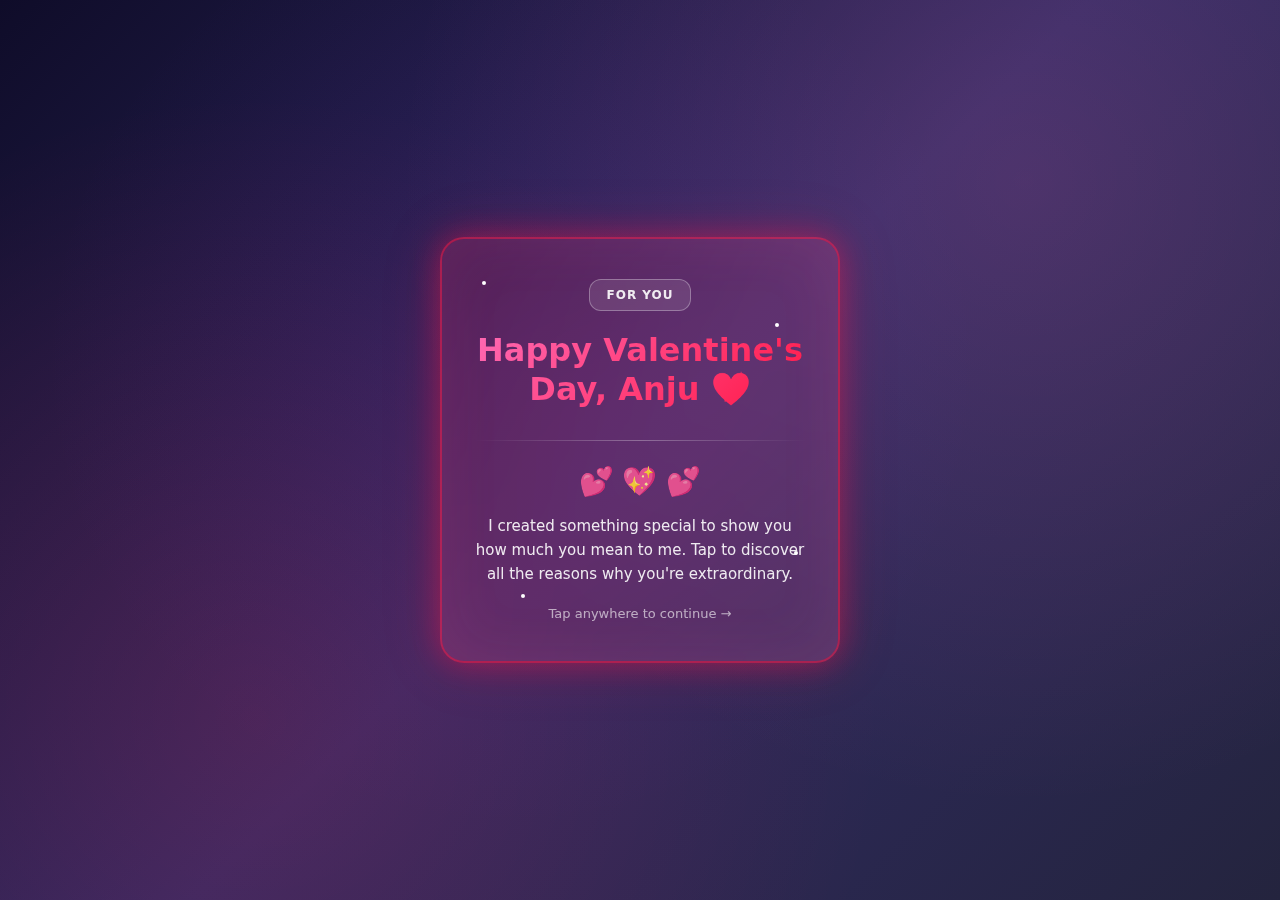
<file: index.html>
<!DOCTYPE html>
<html lang="en">
<head>
  <meta charset="UTF-8">
  <meta name="viewport" content="width=device-width, initial-scale=1.0">
  <title>Happy Valentine's Day, Anju ❤️</title>
  <style>
    * {
      margin: 0;
      padding: 0;
      box-sizing: border-box;
    }

    body {
      font-family: system-ui, -apple-system, sans-serif;
      background: 
        radial-gradient(circle at 20% 80%, rgba(255, 23, 68, 0.15) 0%, transparent 50%),
        radial-gradient(circle at 80% 20%, rgba(255, 105, 180, 0.15) 0%, transparent 50%),
        radial-gradient(circle at 40% 40%, rgba(138, 43, 226, 0.1) 0%, transparent 50%),
        linear-gradient(135deg, #0f0c29 0%, #302b63 50%, #24243e 100%);
      color: #fff;
      min-height: 100vh;
      display: flex;
      align-items: center;
      justify-content: center;
      padding: 20px;
      overflow: hidden;
      position: relative;
    }

    /* Floating hearts container */
    .hearts-background {
      position: fixed;
      top: 0;
      left: 0;
      width: 100%;
      height: 100%;
      pointer-events: none;
      overflow: hidden;
    }

    .floating-heart {
      position: absolute;
      font-size: 20px;
      opacity: 0;
      animation: floatUp 8s infinite ease-in;
    }

    @keyframes floatUp {
      0% {
        transform: translateY(100vh) rotate(0deg);
        opacity: 0;
      }
      10% {
        opacity: 0.6;
      }
      90% {
        opacity: 0.6;
      }
      100% {
        transform: translateY(-100px) rotate(360deg);
        opacity: 0;
      }
    }

    /* Different heart types and delays */
    .floating-heart:nth-child(1) { left: 5%; animation-delay: 0s; font-size: 24px; }
    .floating-heart:nth-child(2) { left: 15%; animation-delay: 2s; font-size: 18px; }
    .floating-heart:nth-child(3) { left: 25%; animation-delay: 4s; font-size: 22px; }
    .floating-heart:nth-child(4) { left: 35%; animation-delay: 1s; font-size: 20px; }
    .floating-heart:nth-child(5) { left: 45%; animation-delay: 5s; font-size: 26px; }
    .floating-heart:nth-child(6) { left: 55%; animation-delay: 3s; font-size: 19px; }
    .floating-heart:nth-child(7) { left: 65%; animation-delay: 6s; font-size: 23px; }
    .floating-heart:nth-child(8) { left: 75%; animation-delay: 1.5s; font-size: 21px; }
    .floating-heart:nth-child(9) { left: 85%; animation-delay: 4.5s; font-size: 25px; }
    .floating-heart:nth-child(10) { left: 95%; animation-delay: 2.5s; font-size: 20px; }
    .floating-heart:nth-child(11) { left: 10%; animation-delay: 7s; font-size: 22px; }
    .floating-heart:nth-child(12) { left: 30%; animation-delay: 3.5s; font-size: 24px; }
    .floating-heart:nth-child(13) { left: 50%; animation-delay: 6.5s; font-size: 19px; }
    .floating-heart:nth-child(14) { left: 70%; animation-delay: 5.5s; font-size: 23px; }
    .floating-heart:nth-child(15) { left: 90%; animation-delay: 7.5s; font-size: 21px; }

    .card-container {
      width: 100%;
      max-width: 400px;
      background: linear-gradient(135deg, rgba(255, 23, 68, 0.15), rgba(255, 105, 180, 0.15));
      backdrop-filter: blur(10px);
      border: 2px solid rgba(255, 23, 68, 0.5);
      border-radius: 24px;
      padding: 40px 32px;
      cursor: pointer;
      transition: all 0.3s ease;
      box-shadow: 
        0 0 30px rgba(255, 23, 68, 0.4),
        0 0 60px rgba(255, 23, 68, 0.2),
        inset 0 0 60px rgba(255, 105, 180, 0.1);
      position: relative;
      z-index: 10;
      text-align: center;
    }

    .card-container:hover {
      transform: translateY(-5px);
      box-shadow: 
        0 5px 40px rgba(255, 23, 68, 0.5),
        0 0 80px rgba(255, 23, 68, 0.3),
        inset 0 0 60px rgba(255, 105, 180, 0.15);
    }

    .card-container:active {
      transform: scale(0.98);
    }

    .tag {
      display: inline-block;
      background: rgba(255, 255, 255, 0.1);
      border: 1px solid rgba(255, 255, 255, 0.3);
      border-radius: 12px;
      padding: 8px 16px;
      text-transform: uppercase;
      font-weight: bold;
      font-size: 12px;
      color: rgba(255, 255, 255, 0.9);
      margin-bottom: 20px;
      letter-spacing: 1px;
    }

    .title {
      font-size: 32px;
      font-weight: 600;
      margin-bottom: 32px;
      line-height: 1.2;
      background: linear-gradient(135deg, #ff69b4, #ff1744);
      -webkit-background-clip: text;
      -webkit-text-fill-color: transparent;
      background-clip: text;
    }

    .divider {
      border: none;
      height: 1px;
      background: linear-gradient(to right, transparent, rgba(255, 255, 255, 0.3), transparent);
      margin: 24px 0;
    }

    .hearts {
      font-size: 28px;
      opacity: 0.9;
      margin-bottom: 16px;
      animation: float 3s ease-in-out infinite;
    }

    @keyframes float {
      0%, 100% { transform: translateY(0px); }
      50% { transform: translateY(-8px); }
    }

    .description {
      opacity: 0.9;
      font-size: 15px;
      line-height: 1.6;
      margin-bottom: 20px;
    }

    .cta-text {
      font-size: 13px;
      opacity: 0.6;
      font-weight: 500;
    }

    /* Sparkle effect */
    @keyframes sparkle {
      0%, 100% { opacity: 0; }
      50% { opacity: 1; }
    }

    .sparkle {
      position: absolute;
      width: 4px;
      height: 4px;
      background: white;
      border-radius: 50%;
      animation: sparkle 2s infinite;
    }

    .sparkle:nth-child(1) { top: 10%; left: 10%; animation-delay: 0s; }
    .sparkle:nth-child(2) { top: 20%; right: 15%; animation-delay: 0.5s; }
    .sparkle:nth-child(3) { bottom: 15%; left: 20%; animation-delay: 1s; }
    .sparkle:nth-child(4) { bottom: 25%; right: 10%; animation-delay: 1.5s; }

    /* Mobile adjustments */
    @media (max-width: 480px) {
      .card-container {
        padding: 32px 24px;
      }

      .title {
        font-size: 28px;
      }

      .hearts {
        font-size: 24px;
      }

      .description {
        font-size: 14px;
      }
    }
  </style>
</head>
<body>
  <!-- Floating hearts background -->
  <div class="hearts-background">
    <div class="floating-heart">💕</div>
    <div class="floating-heart">💖</div>
    <div class="floating-heart">💝</div>
    <div class="floating-heart">💗</div>
    <div class="floating-heart">💕</div>
    <div class="floating-heart">💖</div>
    <div class="floating-heart">💝</div>
    <div class="floating-heart">💗</div>
    <div class="floating-heart">💕</div>
    <div class="floating-heart">💖</div>
    <div class="floating-heart">💝</div>
    <div class="floating-heart">💗</div>
    <div class="floating-heart">💕</div>
    <div class="floating-heart">💖</div>
    <div class="floating-heart">💝</div>
  </div>

  <div class="card-container" id="valentineCard" onclick="handleCardClick()">
    <span class="sparkle"></span>
    <span class="sparkle"></span>
    <span class="sparkle"></span>
    <span class="sparkle"></span>
    
    <div class="tag">For You</div>
    <h1 class="title">Happy Valentine's Day, Anju 💖</h1>
    <hr class="divider" />
    <div class="hearts">💕 💖 💕</div>
    <p class="description">I created something special to show you how much you mean to me. Tap to discover all the reasons why you're extraordinary.</p>
    <p class="cta-text">Tap anywhere to continue →</p>
  </div>

  <script>
    function handleCardClick() {
      const card = document.getElementById('valentineCard');
      
      // 1. HAPTIC FEEDBACK (Vibrate the phone)
      // Check if the browser supports vibration
      if (navigator.vibrate) {
        navigator.vibrate(80); // Vibrate for 50ms (light tap feel)
      }
      
      // 2. Visual Feedback before redirect
      card.style.transform = 'scale(0.95)';
      card.style.opacity = '0.8';
      
      // 3. Small delay to let the animation/vibration happen before page load
      setTimeout(() => {
        window.location.href = 'special.html';
      }, 300);
    }
  </script>
</body>
</html>
</file>
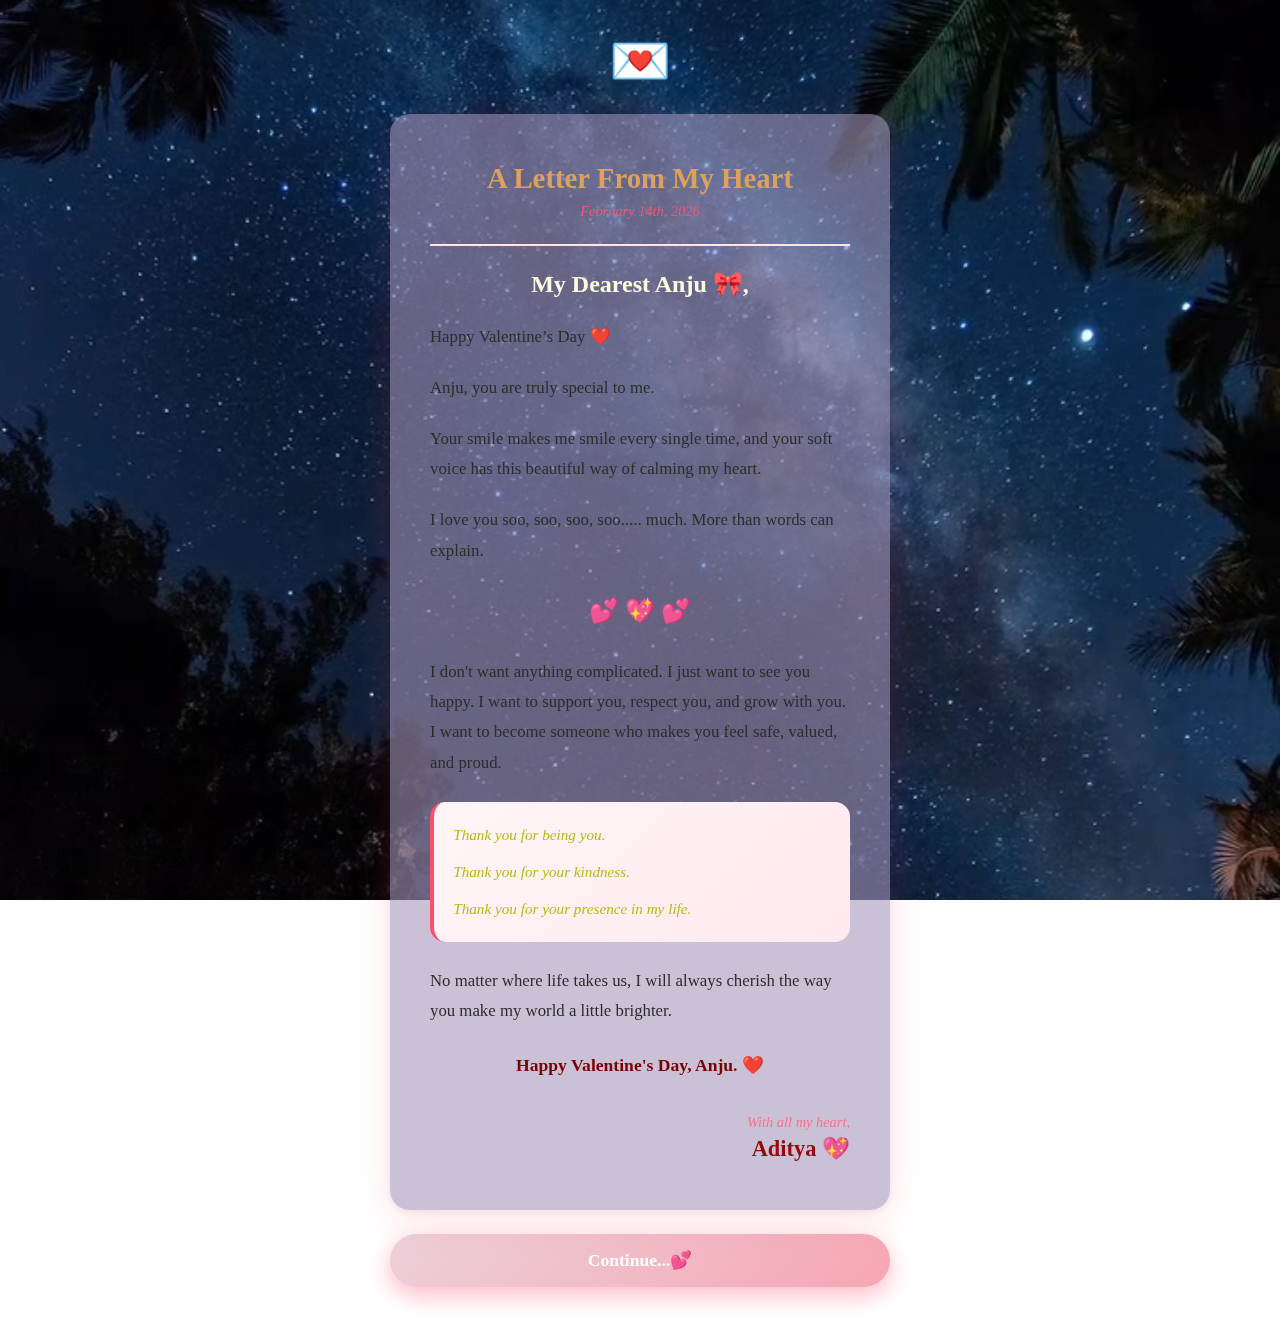
<file: letter.html>
<!DOCTYPE html>
<html lang="en">
<head>
    <meta charset="UTF-8">
    <meta name="viewport" content="width=device-width, initial-scale=1.0">
    <title>For Anju 💌</title>
    <style>
        * {
            margin: 0;
            padding: 0;
            box-sizing: border-box;
        }

        body {
            font-family: -apple-system, BlinkMacSystemFont, 'Segoe UI', 'Georgia', serif;
            /* background: linear-gradient(180deg, #fff0f3 0%, #ffe4e9 50%, #ffd6df 100%); */
            background-size: cover;
            background-position: center;
            background-repeat: no-repeat;

            min-height: 100vh;
            padding: 1rem;
            display: flex;
            align-items: center;
            justify-content: center;
            position: relative;
            overflow-x: hidden;
        }
        
        .bg-video {
            position: fixed;
            top: 0;
            left: 0;
            width: 100%;
            height: 100%;
            object-fit: cover;
            z-index: -2;
        }

        /* Simple floating hearts */
        .hearts-bg {
            position: fixed;
            top: 0;
            left: 0;
            width: 100%;
            height: 100%;
            pointer-events: none;
            z-index: 0;
            overflow: hidden;
        }

        .heart {
            position: absolute;
            font-size: 20px;
            opacity: 0;
            animation: rise 12s infinite ease-in-out;
        }

        @keyframes rise {
            0% {
                transform: translateY(100vh) rotate(0deg);
                opacity: 0;
            }
            10% {
                opacity: 0.6;
            }
            90% {
                opacity: 0.6;
            }
            100% {
                transform: translateY(-20vh) rotate(180deg);
                opacity: 0;
            }
        }

        .container {
            max-width: 100%;
            width: 100%;
            position: relative;
            z-index: 1;
        }

        .envelope {
            text-align: center;
            margin-bottom: 1.5rem;
            font-size: 50px;
            animation: bounce 2s ease-in-out infinite;
        }

        @keyframes bounce {
            0%, 100% {
                transform: translateY(0);
            }
            50% {
                transform: translateY(-10px);
            }
        }

        .letter {
            background: #a796ba96;
            border-radius: 20px;
            padding: 2rem 1.5rem;
            box-shadow: 
                0 10px 40px rgba(255, 75, 100, 0.15),
                0 2px 10px rgba(0, 0, 0, 0.08);
            animation: slideUp 0.8s ease-out;
        }

        @keyframes slideUp {
            from {
                opacity: 0;
                transform: translateY(30px);
            }
            to {
                opacity: 1;
                transform: translateY(0);
            }
        }

        .header {
            text-align: center;
            padding-bottom: 1.5rem;
            margin-bottom: 1.5rem;
            border-bottom: 2px solid #ffe4e9;
        }

        .header h1 {
            font-size: 1.5rem;
            color: #dda15e;
            margin-bottom: 0.5rem;
            font-weight: 600;
        }

        .date {
            color: #f55673;
            font-size: 0.9rem;
            font-style: italic;
        }

        .greeting {
            font-size: 1.3rem;
            color: #fefae0;
            margin-bottom: 1.5rem;
            font-weight: 600;
            text-align: center;
        }

        .content {
            color: #2c2c2c;
            line-height: 1.8;
            font-size: 1rem;
        }

        .content p {
            margin-bottom: 1.3rem;
            animation: fadeIn 0.6s ease-out backwards;
        }

        .content p:nth-child(1) { animation-delay: 0.2s; }
        .content p:nth-child(2) { animation-delay: 0.4s; }
        .content p:nth-child(3) { animation-delay: 0.6s; }
        .content p:nth-child(4) { animation-delay: 0.8s; }
        .content p:nth-child(5) { animation-delay: 1s; }
        .content p:nth-child(6) { animation-delay: 1.2s; }
        .content p:nth-child(7) { animation-delay: 1.4s; }

        @keyframes fadeIn {
            from {
                opacity: 0;
                transform: translateY(10px);
            }
            to {
                opacity: 1;
                transform: translateY(0);
            }
        }

        .heart-divider {
            text-align: center;
            font-size: 1.5rem;
            margin: 1.5rem 0;
            animation: pulse 2s infinite;
        }

        @keyframes pulse {
            0%, 100% {
                transform: scale(1);
                opacity: 1;
            }
            50% {
                transform: scale(1.1);
                opacity: 0.8;
            }
        }

        .thanks {
            background: linear-gradient(135deg, #fff5f7 0%, #ffe9ee 100%);
            padding: 1.2rem;
            border-radius: 15px;
            margin: 1.5rem 0;
            border-left: 4px solid #ff4d6d;
        }

        .thanks p {
            color: #b9b90d;
            font-style: italic;
            margin-bottom: 0.6rem;
            font-size: 0.95rem;
        }

        .thanks p:last-child {
            margin-bottom: 0;
        }

        .closing {
            text-align: center;
            font-weight: 600;
            color: #780000;
            font-size: 1.1rem;
            margin-top: 1.5rem;
        }

        .signature {
            margin-top: 2rem;
            text-align: right;
        }

        .with-love {
            color: #f6728a;
            font-style: italic;
            font-size: 0.9rem;
            margin-bottom: 0.3rem;
        }

        .name {
            color: #940909;
            font-size: 1.4rem;
            font-weight: 700;
            font-family: 'Brush Script MT', cursive;
        }

        .button {
            display: block;
            width: 100%;
            margin-top: 1.5rem;
            padding: 1rem;
            background: linear-gradient(135deg, #98083830 0%, #e81c3b64 100%);
            color: white;
            text-align: center;
            text-decoration: none;
            border-radius: 50px;
            font-size: 1.1rem;
            font-weight: 600;
            box-shadow: 0 8px 25px rgba(255, 77, 109, 0.4);
            transition: all 0.3s ease;
            animation: fadeIn 0.6s ease-out 1.6s backwards;
        }

        .button:active {
            transform: scale(0.98);
            box-shadow: 0 4px 15px rgba(255, 77, 109, 0.5);
        }

        /* Tablet and larger */
        @media (min-width: 768px) {
            body {
                padding: 2rem;
            }

            .container {
                max-width: 500px;
            }

            .letter {
                padding: 3rem 2.5rem;
            }

            .header h1 {
                font-size: 1.8rem;
            }

            .greeting {
                font-size: 1.5rem;
            }

            .content {
                font-size: 1.05rem;
            }
        }
    </style>
</head>
<body>
    <video autoplay muted loop playsinline class="bg-video">
        <source src="media/Stars.mp4" type="video/mp4">
    </video>
    <div class="hearts-bg" id="hearts"></div>

    <div class="container">
        <div class="envelope">💌</div>

        <div class="letter">
            <div class="header">
                <h1>A Letter From My Heart</h1>
                <div class="date">February 14th, 2026</div>
            </div>

            <div class="greeting">My Dearest Anju 🎀,</div>

            <div class="content">
                <p>Happy Valentine’s Day ❤️</p>

                <p>Anju, you are truly special to me.</p>

                <p>Your smile makes me smile every single time, and your soft voice has this beautiful way of calming my heart.</p>

                <p>I love you soo, soo, soo, soo..... much. More than words can explain.</p>

                <div class="heart-divider">💕 💖 💕</div>

                <p>I don't want anything complicated. I just want to see you happy. I want to support you, respect you, and grow with you. I want to become someone who makes you feel safe, valued, and proud.</p>

                <div class="thanks">
                    <p>Thank you for being you.</p>
                    <p>Thank you for your kindness.</p>
                    <p>Thank you for your presence in my life.</p>
                </div>

                <p>No matter where life takes us, I will always cherish the way you make my world a little brighter.</p>

                <div class="closing">Happy Valentine's Day, Anju. ❤️</div>
            </div>

            <div class="signature">
                <div class="with-love">With all my heart,</div>
                <div class="name">Aditya 💖</div>
            </div>
        </div>

        <a href="willyou.html" class="button">Continue...💕</a>
    </div>

    <script>
        // Create simple floating hearts
        const heartsContainer = document.getElementById('hearts');
        const heartSymbols = ['❤️', '💕', '💖', '💗', '💝'];

        function createHeart() {
            const heart = document.createElement('div');
            heart.className = 'heart';
            heart.textContent = heartSymbols[Math.floor(Math.random() * heartSymbols.length)];
            heart.style.left = Math.random() * 100 + '%';
            heart.style.animationDelay = Math.random() * 5 + 's';
            heart.style.animationDuration = (10 + Math.random() * 5) + 's';
            heartsContainer.appendChild(heart);

            setTimeout(() => heart.remove(), 15000);
        }

        // Create initial hearts
        for (let i = 0; i < 15; i++) {
            setTimeout(createHeart, i * 300);
        }

        // Keep creating hearts
        setInterval(createHeart, 800);
    </script>
</body>
</html>
</file>
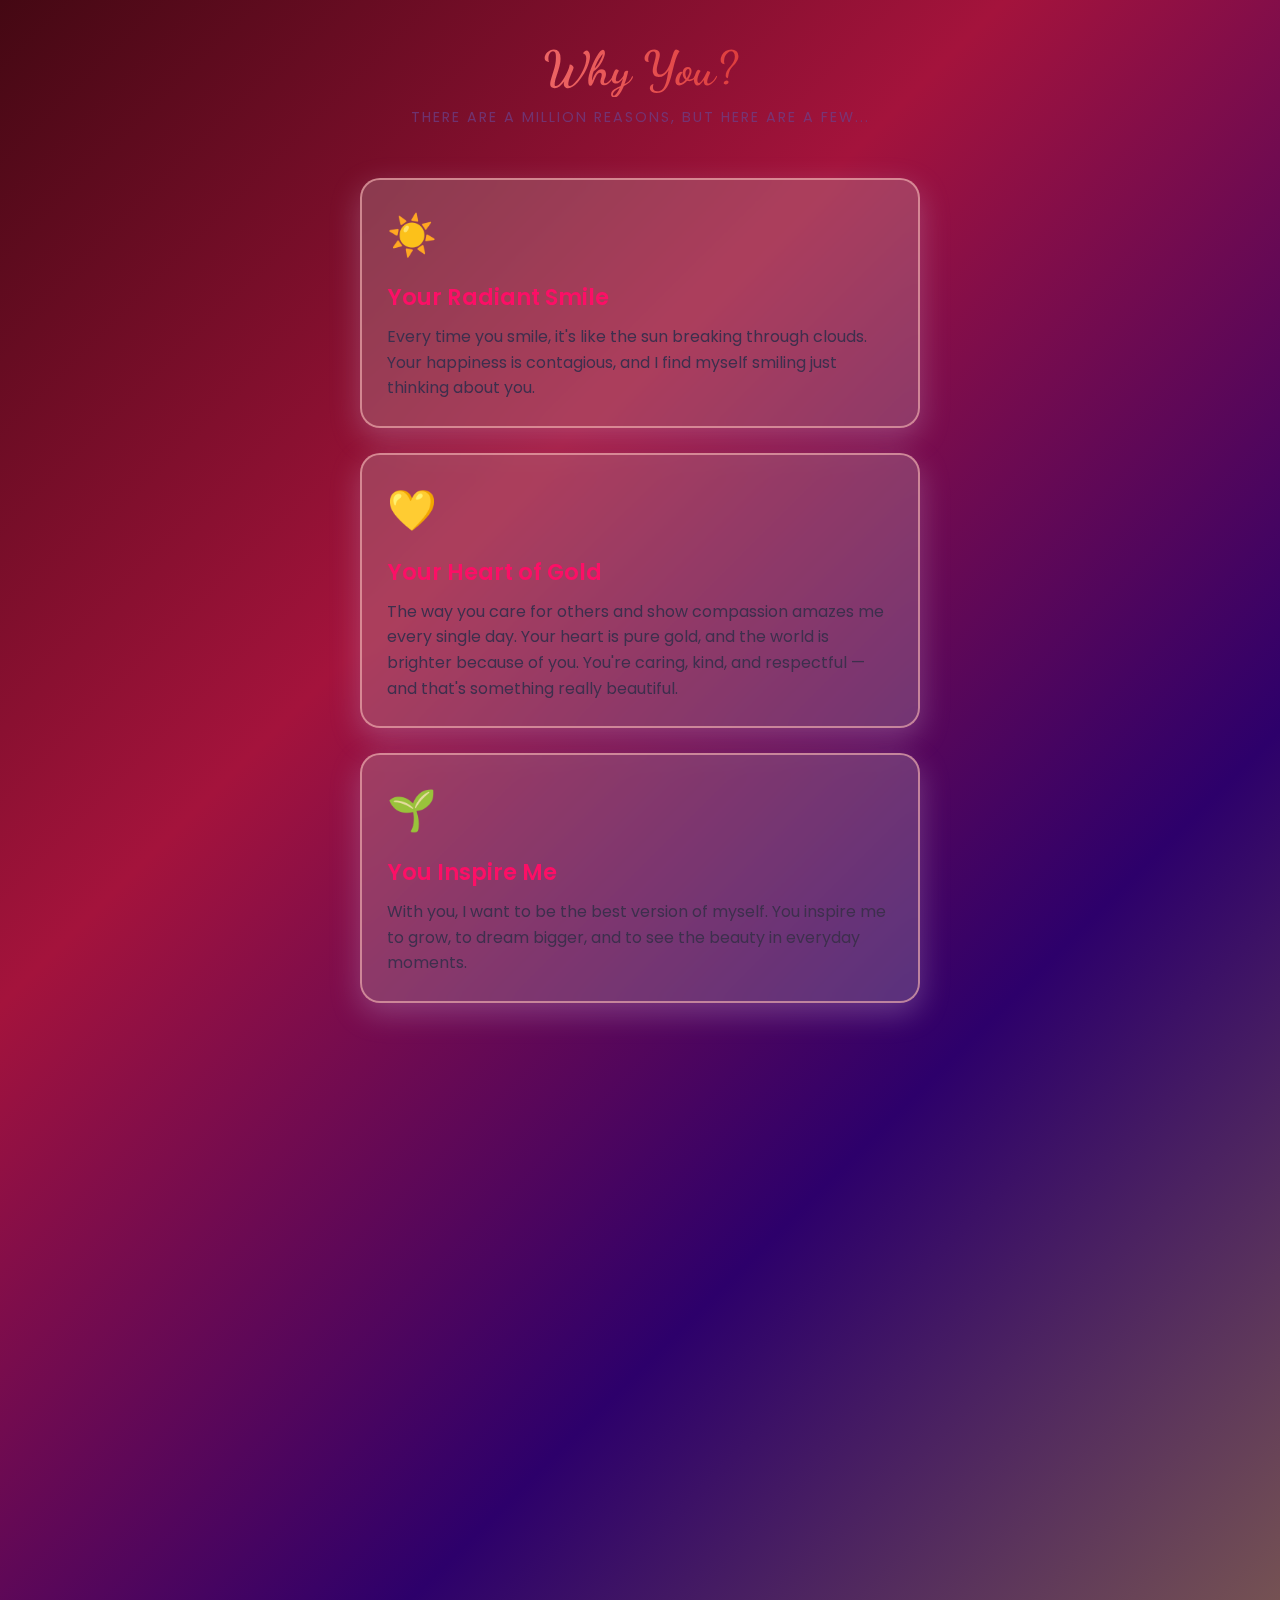
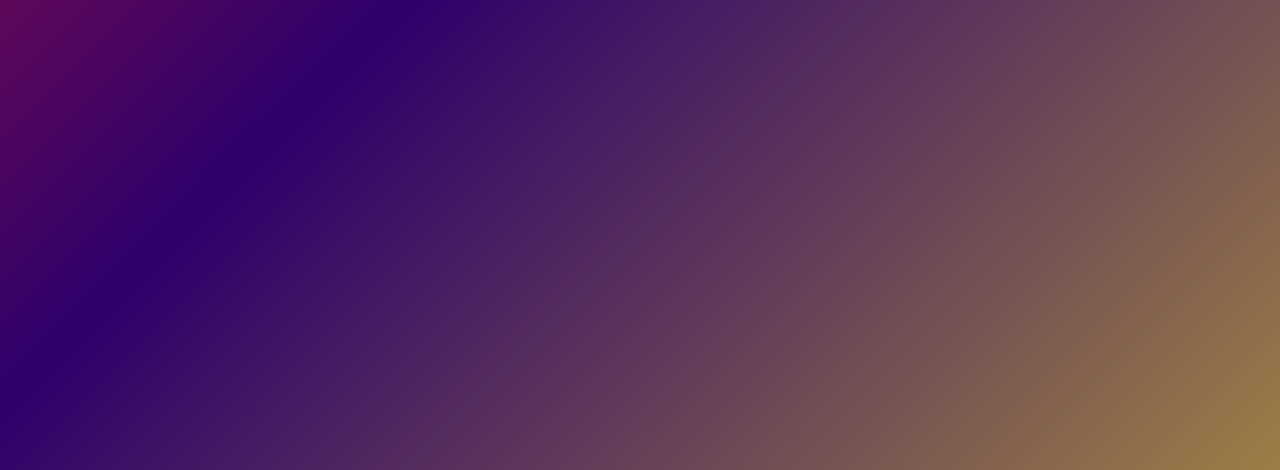
<file: special.html>
<!DOCTYPE html>
<html lang="en">
<head>
  <meta charset="UTF-8">
  <meta name="viewport" content="width=device-width, initial-scale=1.0, maximum-scale=1.0, user-scalable=no">
  <title>Why You're Special ❤️</title>
  <style>
    @import url('https://fonts.googleapis.com/css2?family=Dancing+Script:wght@700&family=Poppins:wght@300;500&display=swap');

    * {
      margin: 0;
      padding: 0;
      box-sizing: border-box;
      -webkit-tap-highlight-color: transparent;
    }

    body {
      background: linear-gradient(135deg, #440813 0%, #a4133c 30%, #2D006B 60%, #9C7E46 100%);
      color: #2d1b3d;
      font-family: 'Poppins', sans-serif;
      min-height: 100vh;
      overflow-x: hidden;
      padding-bottom: 40px; /* Space for the bottom button */
    }

    /* Floating Background Particles */
    .bg-heart {
      position: fixed;
      top: 0;
      left: 0;
      width: 100%;
      height: 100%;
      pointer-events: none;
      z-index: 0;
      overflow: hidden;
    }
    
    .bg-heart span {
      position: absolute;
      display: block;
      width: 20px;
      height: 20px;
      background: rgba(255, 255, 255, 0.4);
      animation: move 25s infinite linear;
      bottom: -150px;
      clip-path: path("M12 21.35l-1.45-1.32C5.4 15.36 2 12.28 2 8.5 2 5.42 4.42 3 7.5 3c1.74 0 3.41.81 4.5 2.09C13.09 3.81 14.76 3 16.5 3 19.58 3 22 5.42 22 8.5c0 3.78-3.4 6.86-8.55 11.54L12 21.35z");
    }

    @keyframes move {
      0% { transform: translateY(0) rotate(0deg); opacity: 1; }
      100% { transform: translateY(-100vh) rotate(720deg); opacity: 0; }
    }

    /* Container */
    .container {
      position: relative;
      z-index: 1;
      padding: 40px 20px;
      max-width: 600px;
      margin: 0 auto;
    }

    /* Header */
    header {
      text-align: center;
      margin-bottom: 50px;
      animation: fadeIn 1.5s ease-out;
    }

    h1 {
      font-family: 'Dancing Script', cursive;
      font-size: 3rem;
      background: linear-gradient(to right, #fa8a8a, #d21919);
      -webkit-background-clip: text;
      -webkit-text-fill-color: transparent;
      margin-bottom: 10px;
    }

    .subtitle {
      font-size: 0.9rem;
      opacity: 0.7;
      letter-spacing: 2px;
      text-transform: uppercase;
      color: #6b428d;
    }

    /* The "Reason" Cards */
    .reason-card {
      background: rgba(200, 202, 201, 0.235);
      backdrop-filter: blur(10px);
      -webkit-backdrop-filter: blur(10px);
      border: 2px solid rgba(244, 180, 180, 0.637);
      border-radius: 20px;
      padding: 25px;
      margin-bottom: 25px;
      transform: translateY(50px);
      opacity: 0;
      transition: all 0.6s cubic-bezier(0.25, 0.46, 0.45, 0.94);
      box-shadow: 0 10px 30px rgba(205, 180, 219, 0.3);
    }

    .reason-card.visible {
      transform: translateY(0);
      opacity: 1;
    }

    .reason-icon {
      font-size: 2.5rem;
      margin-bottom: 15px;
      display: block;
    }

    .reason-title {
      font-size: 1.4rem;
      font-weight: 600;
      margin-bottom: 10px;
      color: #fc0f66;
    }

    .reason-text {
      font-size: 1rem;
      line-height: 1.6;
      color: #3d2f4d;
    }

    /* Final Button Section */
    .final-section {
      text-align: center;
      margin-top: 60px;
      opacity: 0; 
      /* Will be revealed by JS */
      transition: opacity 0.5s ease 0.5s;
    }
    
    .final-section.visible {
      opacity: 1;
    }

    .final-message {
      margin-bottom: 30px;
      font-size: 1.1rem;
      opacity: 0.8;
      font-weight: 300;
      letter-spacing: 0.5px;
      color: #4d3a5d;
    }

    .letter-btn {
      position: relative;
      background: linear-gradient(135deg, #f75691 0%, #b0285c 50%, #c61346 100%);
      color: #2d1b3d;
      border: none;
      padding: 18px 50px;
      border-radius: 60px;
      font-size: 1.2rem;
      font-weight: 600;
      box-shadow: 0 8px 30px rgba(255, 175, 204, 0.5);
      cursor: pointer;
      text-decoration: none;
      display: inline-block;
      transition: all 0.3s ease;
      overflow: hidden;
      letter-spacing: 1px;
    }

    .letter-btn::before {
      content: '';
      position: absolute;
      top: 0;
      left: -100%;
      width: 100%;
      height: 100%;
      background: linear-gradient(90deg, transparent, rgba(255, 255, 255, 0.3), transparent);
      transition: left 0.5s;
    }

    .letter-btn:hover::before {
      left: 100%;
    }

    .letter-btn:hover {
      transform: translateY(-3px);
      box-shadow: 0 12px 40px rgba(255, 175, 204, 0.7);
    }

    .letter-btn:active {
      transform: translateY(-1px);
      box-shadow: 0 5px 20px rgba(255, 175, 204, 0.5);
    }

    @keyframes pulse {
      0% { box-shadow: 0 0 0 0 rgba(255, 175, 204, 0.7); }
      70% { box-shadow: 0 0 0 20px rgba(255, 175, 204, 0); }
      100% { box-shadow: 0 0 0 0 rgba(255, 175, 204, 0); }
    }

    .letter-btn {
      animation: pulse 2.5s infinite;
    }

    @keyframes fadeIn {
      from { opacity: 0; transform: translateY(-20px); }
      to { opacity: 1; transform: translateY(0); }
    }

    /* Decorative hearts around button */
    .hearts-decoration {
      position: relative;
      display: inline-block;
    }

    .heart-float {
      position: absolute;
      font-size: 1.5rem;
      animation: floatHeart 3s ease-in-out infinite;
      opacity: 0.6;
    }

    .heart-float:nth-child(1) {
      top: -20px;
      left: -30px;
      animation-delay: 0s;
    }

    .heart-float:nth-child(2) {
      top: -20px;
      right: -30px;
      animation-delay: 0.5s;
    }

    .heart-float:nth-child(3) {
      bottom: -20px;
      left: -30px;
      animation-delay: 1s;
    }

    .heart-float:nth-child(4) {
      bottom: -20px;
      right: -30px;
      animation-delay: 1.5s;
    }

    @keyframes floatHeart {
      0%, 100% { transform: translateY(0) scale(1); }
      50% { transform: translateY(-10px) scale(1.1); }
    }
  </style>
</head>
<body>

  <div class="bg-heart">
    <span style="left: 10%; width: 30px; height: 30px; animation-duration: 12s; animation-delay: 0s;"></span>
    <span style="left: 30%; width: 20px; height: 20px; animation-duration: 18s; animation-delay: 2s;"></span>
    <span style="left: 70%; width: 40px; height: 40px; animation-duration: 15s; animation-delay: 4s;"></span>
    <span style="left: 90%; width: 25px; height: 25px; animation-duration: 20s; animation-delay: 1s;"></span>
  </div>

  <div class="container">
    <header>
      <h1>Why You?</h1>
      <p class="subtitle">There are a million reasons, but here are a few...</p>
    </header>

    <div class="reason-card">
      <span class="reason-icon">☀️</span>
      <h3 class="reason-title">Your Radiant Smile</h3>
      <p class="reason-text">
        Every time you smile, it's like the sun breaking through clouds. Your happiness is contagious, and I find myself smiling just thinking about you.
      </p>
    </div>

    <div class="reason-card">
      <span class="reason-icon">💛</span>
      <h3 class="reason-title">Your Heart of Gold</h3>
      <p class="reason-text">
        The way you care for others and show compassion amazes me every single day. Your heart is pure gold, and the world is brighter because of you. You're caring, kind, and respectful — and that's something really beautiful.
      </p>
    </div>

    <div class="reason-card">
      <span class="reason-icon">🌱</span>
      <h3 class="reason-title">You Inspire Me</h3>
      <p class="reason-text">
        With you, I want to be the best version of myself. You inspire me to grow, to dream bigger, and to see the beauty in everyday moments.
      </p>
    </div>

    <div class="reason-card">
      <span class="reason-icon">😄</span>
      <h3 class="reason-title">Your Beautiful Laugh</h3>
      <p class="reason-text">
        I could listen to you laugh all day. It's genuine, beautiful, and fills my heart with joy. You have a way of finding happiness in the smallest things.
      </p>
    </div>

    <div class="reason-card">
      <span class="reason-icon">💕</span>
      <h3 class="reason-title">Your Happiness Matters</h3>
      <p class="reason-text">
        I always want to see you happy. Your happiness means a lot to me, more than I can explain.
      </p>
    </div>

    <div class="reason-card">
      <span class="reason-icon">🌺</span>
      <h3 class="reason-title">You're One of a Kind</h3>
      <p class="reason-text">
        This list could go on forever because every little thing about you makes you special. You're one of a kind, Anju, and I'm so grateful to know you.
      </p>
    </div>

    <div class="final-section">
      <p class="final-message">I have one more thing to say...</p>
      <div class="hearts-decoration">
        <span class="heart-float">💖</span>
        <span class="heart-float">💗</span>
        <span class="heart-float">❣️</span>
        <span class="heart-float">💓</span>
        <a href="letter.html" class="letter-btn">Read My Letter 💌</a>
      </div>
    </div>

  </div>

  <script>
    // Simple Intersection Observer to animate elements as you scroll
    const observerOptions = {
      threshold: 0.1
    };

    const observer = new IntersectionObserver((entries) => {
      entries.forEach(entry => {
        if (entry.isIntersecting) {
          entry.target.classList.add('visible');
        }
      });
    }, observerOptions);

    // Observe all cards
    document.querySelectorAll('.reason-card').forEach(card => {
      observer.observe(card);
    });

    // Observe the button section
    const finalSection = document.querySelector('.final-section');
    if (finalSection) {
      observer.observe(finalSection);
    }
  </script>

</body>
</html>
</file>
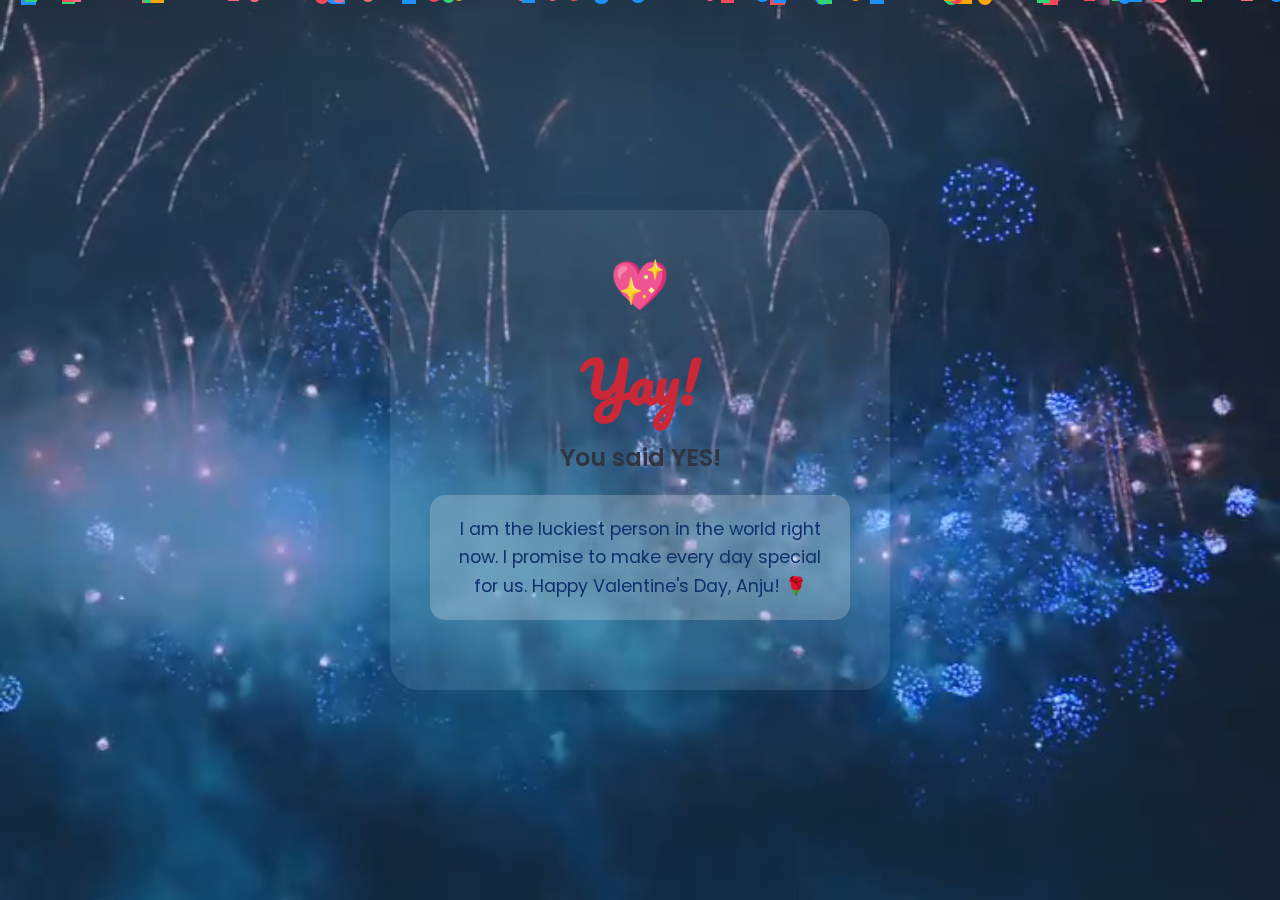
<file: yes.html>
<!DOCTYPE html>
<html lang="en">
<head>
    <meta charset="UTF-8">
    <meta name="viewport" content="width=device-width, initial-scale=1.0">
    <title>Yay! She said YES! 💕</title>
    <style>
        @import url('https://fonts.googleapis.com/css2?family=Pacifico&family=Poppins:wght@400;600&display=swap');

        * { margin: 0; padding: 0; box-sizing: border-box; }

        body {
            font-family: 'Poppins', sans-serif;
            /* background: linear-gradient(135deg, #f6b5b7 0%, #fecfef 99%, #fecfef 100%); */
            background-image: url("media/cloud.jpg");
            background-size: cover;
            background-position: center;
            background-repeat: no-repeat;
            height: 100vh;
            display: flex;
            justify-content: center;
            align-items: center;
            overflow: hidden;
            position: relative;
        }

        .bg-video {
            position: fixed;
            top: 0;
            left: 0;
            width: 100%;
            height: 100%;
            object-fit: cover;
            z-index: -2;
        }

        .card {
            background: rgba(255, 255, 255, 0.078);
            padding: 40px;
            border-radius: 30px;
            text-align: center;
            box-shadow: 0 10px 30px rgba(0,0,0,0.1);
            max-width: 500px;
            width: 90%;
            z-index: 10;
            animation: popIn 0.6s cubic-bezier(0.175, 0.885, 0.32, 1.275);
        }

        h1 {
            font-family: 'Pacifico', cursive;
            font-size: 3.5rem;
            color: #ca2836;
            margin-bottom: 10px;
        }

        .subtitle {
            font-size: 1.5rem;
            color: #2f3542;
            margin-bottom: 20px;
            font-weight: 600;
        }

        .message {
            font-size: 1.1rem;
            color: #0e306c;
            line-height: 1.6;
            margin-bottom: 30px;
            background: #f0f0f03c;
            padding: 20px;
            border-radius: 15px;
        }

        .emoji-big {
            font-size: 3rem;
            display: block;
            margin-bottom: 10px;
            animation: bounce 2s infinite;
        }

        /* Buttons */
        .btn-container {
            display: flex;
            gap: 15px;
            justify-content: center;
        }

        .btn {
            text-decoration: none;
            padding: 12px 25px;
            border-radius: 50px;
            font-weight: 600;
            transition: transform 0.2s;
            border: none;
            cursor: pointer;
        }

        .btn-primary {
            background-color: #ff4757;
            color: white;
            box-shadow: 0 4px 15px rgba(255, 71, 87, 0.4);
        }

        .btn:hover { transform: scale(1.05); }

        /* Animations */
        @keyframes popIn {
            from { transform: scale(0.5); opacity: 0; }
            to { transform: scale(1); opacity: 1; }
        }

        @keyframes bounce {
            0%, 100% { transform: translateY(0); }
            50% { transform: translateY(-10px); }
        }

        /* Confetti Elements */
        .confetti {
            position: absolute;
            width: 10px;
            height: 10px;
            top: -10px;
            z-index: 1;
        }
    </style>
</head>
<body>

    <video autoplay muted loop playsinline class="bg-video">
        <source src="media/firework2.mp4" type="video/mp4">
    </video>

    <div class="card">
        <span class="emoji-big">💖</span>
        <h1>Yay!</h1>
        <div class="subtitle">You said YES!</div>
        
        <div class="message">
            I am the luckiest person in the world right now. 
            I promise to make every day special for us. 
            Happy Valentine's Day, Anju! 🌹
        </div>

    </div>

    <script>
        function createConfetti() {
            const colors = ['#ff4757', '#2ed573', '#1e90ff', '#ffa502', '#ff6b81'];
            
            for (let i = 0; i < 100; i++) {
                const confetti = document.createElement('div');
                confetti.classList.add('confetti');
                
                // Random properties
                const bg = colors[Math.floor(Math.random() * colors.length)];
                const left = Math.random() * 100; // 0 to 100vw
                const animDuration = Math.random() * 3 + 3; // 2 to 5 seconds
                const size = Math.random() * 10 + 5;
                
                confetti.style.backgroundColor = bg;
                confetti.style.left = left + 'vw';
                confetti.style.width = size + 'px';
                confetti.style.height = size + 'px';
                confetti.style.animation = `fall ${animDuration}s linear forwards`;
                
                // Random shape
                if(Math.random() > 0.5) confetti.style.borderRadius = '50%';

                document.body.appendChild(confetti);

                // Remove from DOM after animation
                setTimeout(() => {
                    confetti.remove();
                }, animDuration * 3000);
            }
        }

        // Add the falling animation style dynamically
        const styleSheet = document.createElement("style");
        styleSheet.innerText = `
            @keyframes fall {
                to {
                    transform: translateY(105vh) rotate(720deg);
                }
            }
        `;
        document.head.appendChild(styleSheet);

        // Run on load
        window.onload = createConfetti;
    </script>
</body>
</html>
</file>
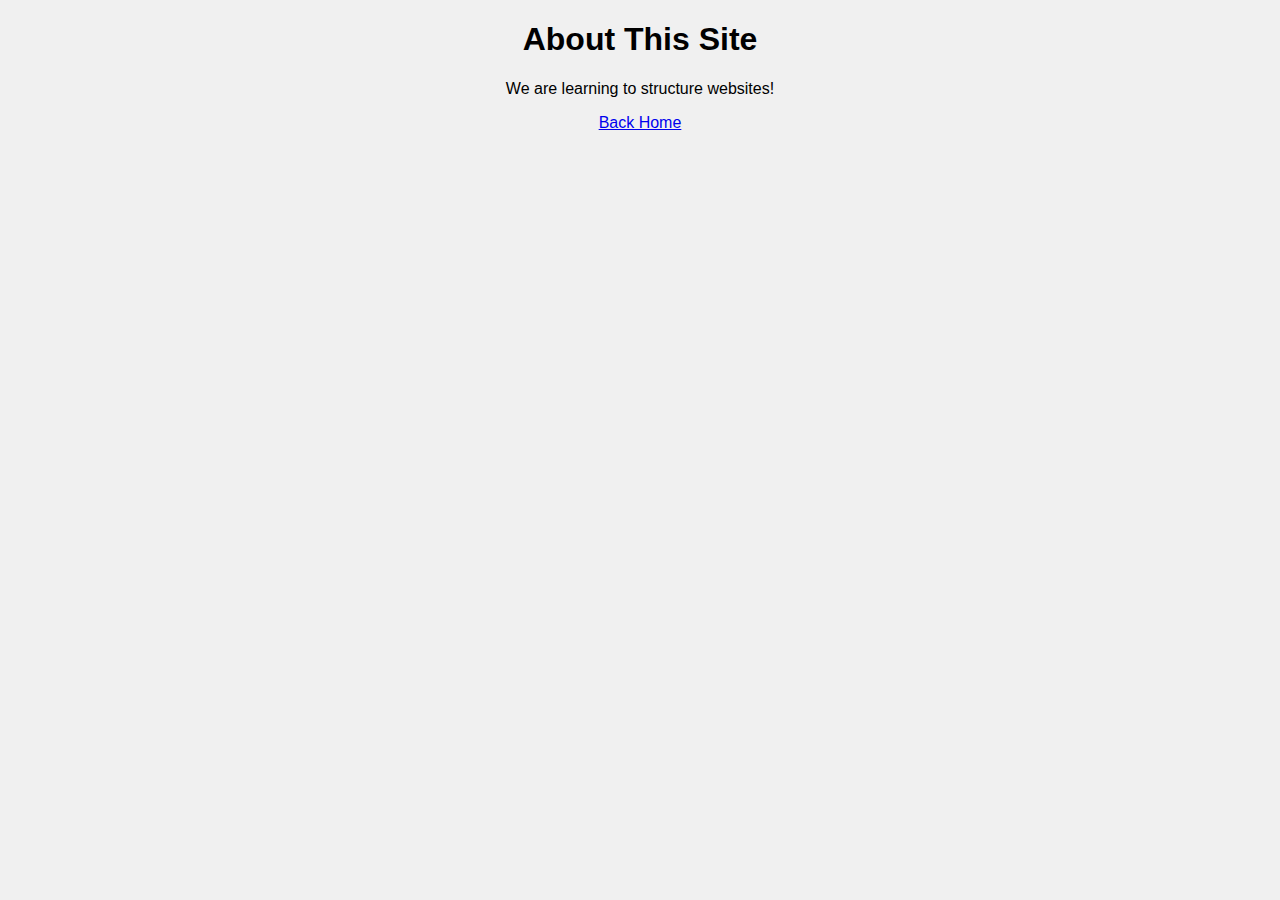
<file: pages/about.html>
<!DOCTYPE html>
<html>
<head>
    <title>About Us</title>
    <link rel="stylesheet" href="../css/style.css">
</head>
<body>
    <h1>About This Site</h1>
    <p>We are learning to structure websites!</p>
    <a href="../index.html">Back Home</a>
</body>
</html>
</file>
<file: css/style.css>
body {
    font-family: sans-serif;
    text-align: center;
    background-color: #f0f0f0;
}
img {
    width: 300px;
    border-radius: 15px;
}
</file>
